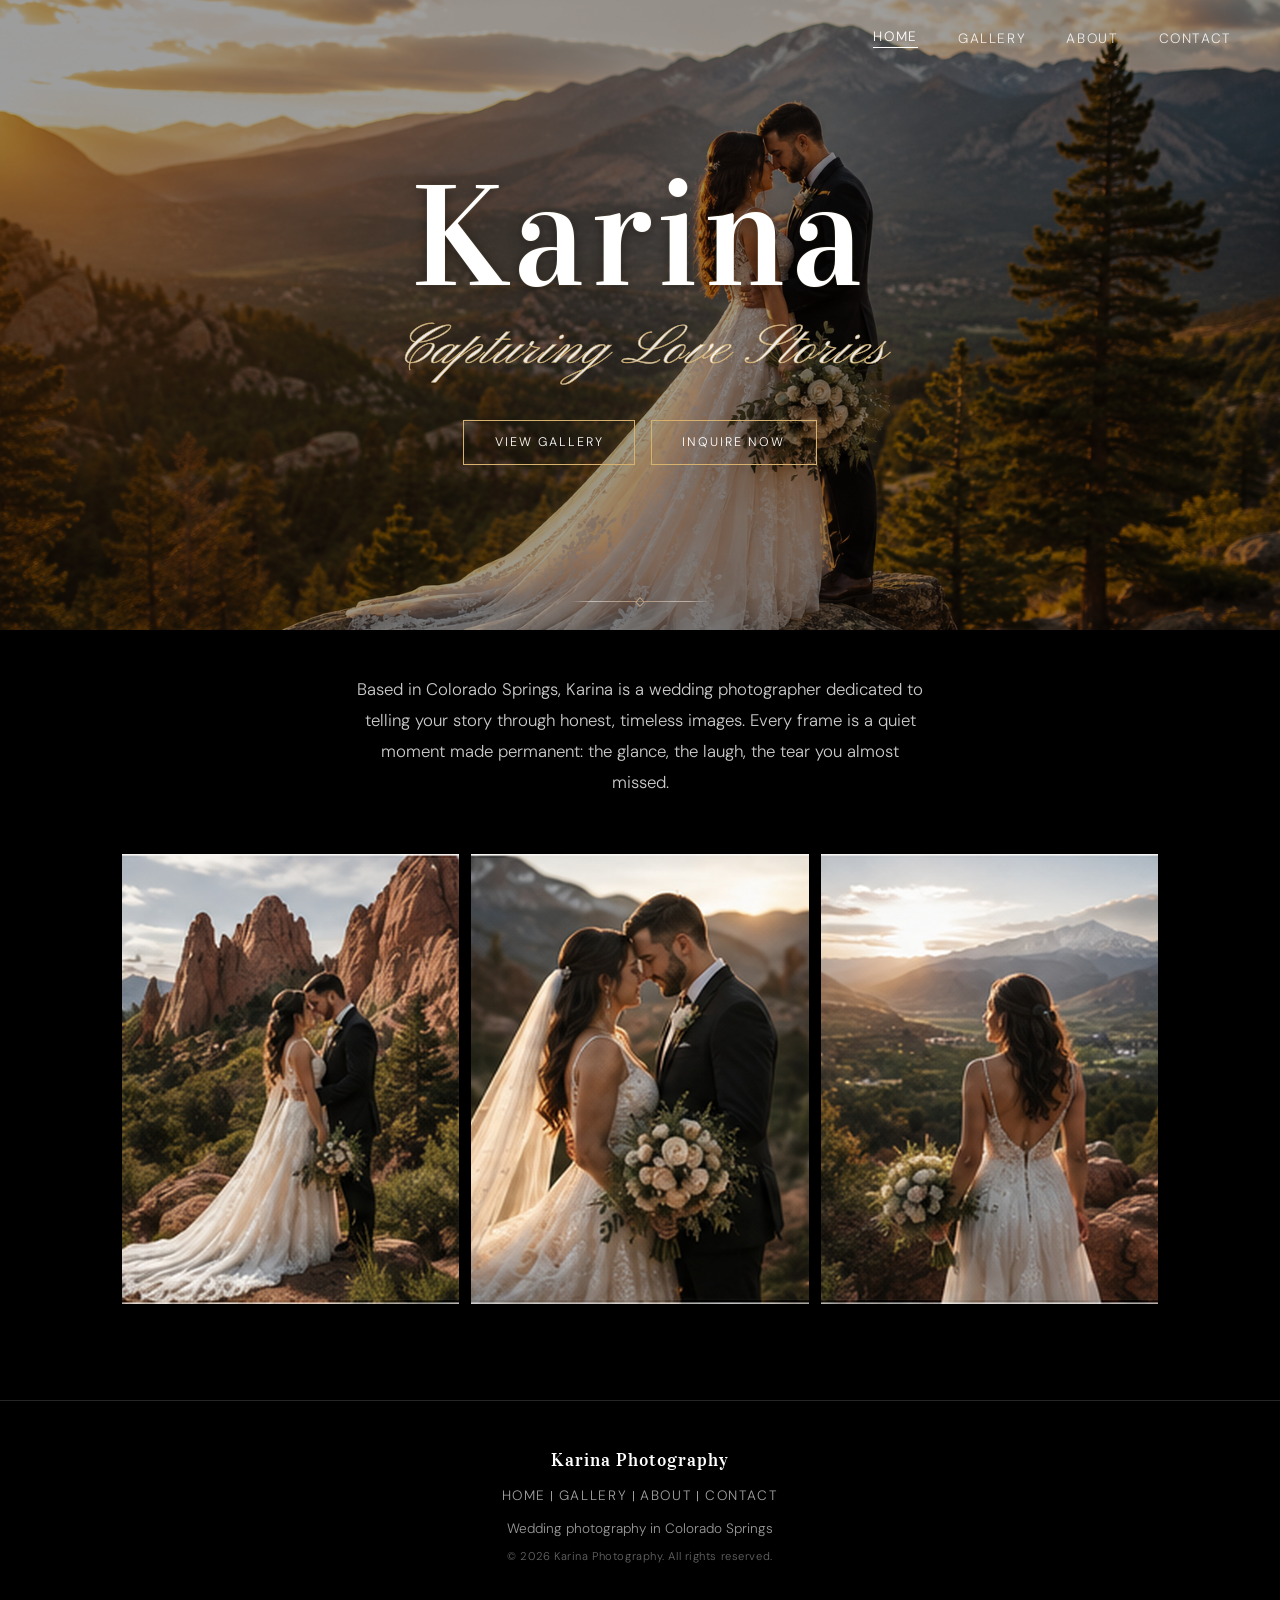
<file: index.html>
<!DOCTYPE html>
<html lang="en">
<head>
  <meta charset="UTF-8" />
  <meta name="viewport" content="width=device-width, initial-scale=1.0" />
  <title>Karina</title>
  <meta name="description" content="Fictional Colorado Springs wedding photography portfolio featuring mountain celebrations, natural portraits, and an elegant responsive design." />
  <link rel="icon" type="image/svg+xml" href="data:image/svg+xml,%3Csvg xmlns='http://www.w3.org/2000/svg' viewBox='0 0 64 64'%3E%3Crect width='64' height='64' fill='black'/%3E%3Ctext x='32' y='45' font-family='Georgia,serif' font-size='38' fill='white' text-anchor='middle'%3EK%3C/text%3E%3C/svg%3E" />
  <link rel="preconnect" href="https://fonts.googleapis.com" />
  <link rel="preconnect" href="https://fonts.gstatic.com" crossorigin />
  <link href="https://fonts.googleapis.com/css2?family=Vidaloka&family=Pinyon+Script&family=DM+Sans:ital,wght@0,300;0,400;1,300&display=swap" rel="stylesheet" />
  <style>
    *, *::before, *::after { box-sizing: border-box; margin: 0; padding: 0; }

    :root {
      --black: #000000;
      --white: #ffffff;
    }

    html { scroll-behavior: smooth; }

    body {
      background: var(--black);
      color: var(--white);
      font-family: 'DM Sans', sans-serif;
    }

    /* ── NAV ── */
    body > nav {
      position: absolute;
      top: 0; left: 0; right: 0;
      z-index: 10;
      display: flex;
      justify-content: flex-end;
      align-items: center;
      padding: 1.75rem 3rem;
      gap: 2.5rem;
    }

    nav a {
      color: var(--white);
      text-decoration: none;
      font-family: 'DM Sans', sans-serif;
      font-weight: 300;
      font-size: 0.85rem;
      letter-spacing: 0.12em;
      text-transform: uppercase;
      opacity: 0.85;
      transition: opacity 0.2s;
    }

    nav a:hover { opacity: 1; }
    nav a.active { opacity: 1; border-bottom: 1px solid var(--white); padding-bottom: 2px; }

    /* ── HERO ── */
    .hero {
      position: relative;
      width: 100%;
      height: 70vh;
      min-height: 420px;
      display: flex;
      flex-direction: column;
      align-items: center;
      justify-content: center;
      text-align: center;
      overflow: hidden;

      background-image: url('assets/images/karina-hero.png');
      background-size: cover;
      background-position: center;
      background-repeat: no-repeat;
    }

    /* dark overlay */
    .hero::after {
      content: '';
      position: absolute;
      inset: 0;
      background: rgba(0, 0, 0, 0.38);
    }

    .hero-content {
      position: relative;
      z-index: 1;
      display: flex;
      flex-direction: column;
      align-items: center;
      gap: 0.4rem;
    }

    .hero-name {
      font-family: 'Vidaloka', serif;
      font-size: clamp(4rem, 12vw, 9rem);
      font-weight: 400;
      letter-spacing: 0.04em;
      line-height: 1;
      color: var(--white);
      text-shadow: 0 2px 14px rgba(0, 0, 0, 0.45), 0 0 1.5px rgba(214, 178, 110, 0.4);
    }

    .hero-tagline {
      font-family: 'Pinyon Script', cursive;
      font-style: italic;
      font-size: clamp(1.8rem, 5vw, 3.5rem);
      font-weight: 400;
      color: var(--white);
      opacity: 0.9;
      letter-spacing: 0.02em;
      -webkit-text-stroke: 0.6px #D6B26E;
    }

    .hero-cta {
      display: flex;
      flex-wrap: wrap;
      justify-content: center;
      gap: 1rem;
      margin-top: 1.75rem;
    }

    .hero-cta a {
      display: inline-block;
      border: 1px solid #D6B26E;
      color: var(--white);
      text-decoration: none;
      font-family: 'DM Sans', sans-serif;
      font-weight: 300;
      font-size: 0.78rem;
      letter-spacing: 0.16em;
      text-transform: uppercase;
      padding: 0.85rem 1.9rem;
      transition: background 0.25s, color 0.25s, border-color 0.25s;
    }

    .hero-cta a:hover {
      background: #D6B26E;
      color: #1a1a1a;
      border-color: #D6B26E;
    }

    /* ── HERO FLOURISH ── */
    .hero-flourish {
      position: absolute;
      left: 50%;
      bottom: 1.75rem;
      transform: translateX(-50%);
      z-index: 1;
      width: 140px;
      height: 1px;
      background: linear-gradient(
        to right,
        transparent,
        rgba(255, 255, 255, 0.5) 15%,
        rgba(212, 175, 140, 0.65) 50%,
        rgba(255, 255, 255, 0.5) 85%,
        transparent
      );
    }

    .hero-flourish::before {
      content: '';
      position: absolute;
      top: 50%;
      left: 50%;
      width: 7px;
      height: 7px;
      transform: translate(-50%, -50%) rotate(45deg);
      border: 1px solid rgba(212, 175, 140, 0.85);
      background: rgba(0, 0, 0, 0.2);
    }

    /* ── INTRO ── */
    .intro {
      max-width: 640px;
      margin: 2.75rem auto 3.5rem;
      padding: 0 2rem;
      text-align: center;
    }

    .intro p {
      font-family: 'DM Sans', sans-serif;
      font-weight: 300;
      font-size: 1.05rem;
      line-height: 1.85;
      color: rgba(255, 255, 255, 0.8);
    }

    /* ── GALLERY PREVIEW ── */
    .gallery-preview {
      display: grid;
      grid-template-columns: repeat(3, 1fr);
      gap: 0.75rem;
      max-width: 1100px;
      margin: 0 auto 6rem;
      padding: 0 2rem;
    }

    .thumb {
      aspect-ratio: 3 / 4;
      overflow: hidden;
    }

    .thumb img {
      width: 100%;
      height: 100%;
      object-fit: cover;
      display: block;
      transition: filter 0.3s, transform 0.4s;
    }

    .thumb img:hover {
      filter: brightness(1.08);
      transform: scale(1.03);
    }

    /* ── FADE-IN ANIMATIONS ── */
    @keyframes fade-in-up {
      from { opacity: 0; transform: translateY(18px); }
      to   { opacity: 1; transform: translateY(0); }
    }

    .fade-in-load {
      opacity: 0;
      animation: fade-in-up 1.1s ease forwards;
    }

    .fade-in-scroll {
      opacity: 0;
      transform: translateY(18px);
      transition: opacity 0.9s ease, transform 0.9s ease;
    }

    .fade-in-scroll.in-view {
      opacity: 1;
      transform: translateY(0);
    }

    /* ── SCROLL TO TOP ── */
    .scroll-top {
      position: fixed;
      bottom: 1.75rem;
      right: 1.75rem;
      width: 2.75rem;
      height: 2.75rem;
      border-radius: 50%;
      background: var(--white);
      color: var(--black);
      border: none;
      display: flex;
      align-items: center;
      justify-content: center;
      cursor: pointer;
      opacity: 0;
      visibility: hidden;
      transform: translateY(10px);
      transition: opacity 0.3s ease, transform 0.3s ease, background 0.2s ease;
      z-index: 200;
    }

    .scroll-top.visible {
      opacity: 0.9;
      visibility: visible;
      transform: translateY(0);
    }

    .scroll-top:hover {
      opacity: 1;
      background: rgba(255, 255, 255, 0.8);
    }

    .scroll-top svg {
      width: 18px;
      height: 18px;
      stroke: currentColor;
      fill: none;
      stroke-width: 2;
      stroke-linecap: round;
      stroke-linejoin: round;
    }

    /* ── RESPONSIVE ── */
    @media (max-width: 640px) {
      body > nav {
        display: grid;
        grid-template-columns: repeat(2, 1fr);
        justify-items: center;
        align-items: center;
        padding: 1.25rem 1.5rem;
        gap: 1rem 1.5rem;
      }

      .gallery-preview {
        grid-template-columns: 1fr;
        max-width: 400px;
      }

      .intro { margin: 2.75rem auto 3.5rem; }
    }
  </style>
  <link rel="stylesheet" href="site-enhancements.css" />
</head>
<body>

  <!-- NAV -->
  <nav>
    <a href="index.html" class="active">Home</a>
    <a href="gallery.html">Gallery</a>
    <a href="about.html">About</a>
    <a href="contact.html">Contact</a>
  </nav>

  <!-- HERO -->
  <section class="hero">
    <div class="hero-content fade-in-load">
      <h1 class="hero-name">Karina</h1>
      <p class="hero-tagline">Capturing Love Stories</p>
      <div class="hero-cta">
        <a href="gallery.html">View Gallery</a>
        <a href="contact.html">Inquire Now</a>
      </div>
    </div>
    <div class="hero-flourish" aria-hidden="true"></div>
  </section>

  <!-- INTRO -->
  <section class="intro fade-in-scroll">
    <p>
      <!-- PLACEHOLDER: replace with Karina's real bio -->
      Based in Colorado Springs, Karina is a wedding photographer dedicated to telling
      your story through honest, timeless images. Every frame is a quiet
      moment made permanent: the glance, the laugh, the tear you almost
      missed.
    </p>
  </section>

  <!-- GALLERY PREVIEW -->
  <section class="gallery-preview fade-in-scroll">
    <div class="thumb">
      <img src="assets/images/wedding-01.jpg" alt="Wedding photography portfolio sample, image 1" />
    </div>
    <div class="thumb">
      <img src="assets/images/wedding-03.jpg" alt="Wedding photography portfolio sample, image 3" />
    </div>
    <div class="thumb">
      <img src="assets/images/wedding-06.jpg" alt="Wedding photography portfolio sample, image 6" />
    </div>
  </section>

  <!-- SCROLL TO TOP -->
  <button class="scroll-top" id="scroll-top" aria-label="Scroll to top">
    <svg viewBox="0 0 24 24" aria-hidden="true">
      <line x1="12" y1="19" x2="12" y2="5"/>
      <polyline points="5 12 12 5 19 12"/>
    </svg>
  </button>

  <!-- FOOTER -->
  <footer class="site-footer">
    <p class="footer-brand">Karina Photography</p>
    <nav class="footer-nav" aria-label="Footer navigation">
      <a href="index.html">Home</a> | <a href="gallery.html">Gallery</a> | <a href="about.html">About</a> | <a href="contact.html">Contact</a>
    </nav>
    <p class="footer-tagline">Wedding photography in Colorado Springs</p>
    <p class="footer-copyright">&copy; 2026 Karina Photography. All rights reserved.</p>
  </footer>

  <script>
    const fadeEls = document.querySelectorAll('.fade-in-scroll');
    const fadeObserver = new IntersectionObserver((entries) => {
      entries.forEach((entry) => {
        if (entry.isIntersecting) {
          entry.target.classList.add('in-view');
          fadeObserver.unobserve(entry.target);
        }
      });
    }, { threshold: 0.15 });
    fadeEls.forEach((el) => fadeObserver.observe(el));

    const scrollTopBtn = document.getElementById('scroll-top');
    window.addEventListener('scroll', () => {
      scrollTopBtn.classList.toggle('visible', window.scrollY > 400);
    });
    scrollTopBtn.addEventListener('click', () => {
      window.scrollTo({ top: 0, behavior: 'smooth' });
    });
  </script>

</body>
</html>
</file>
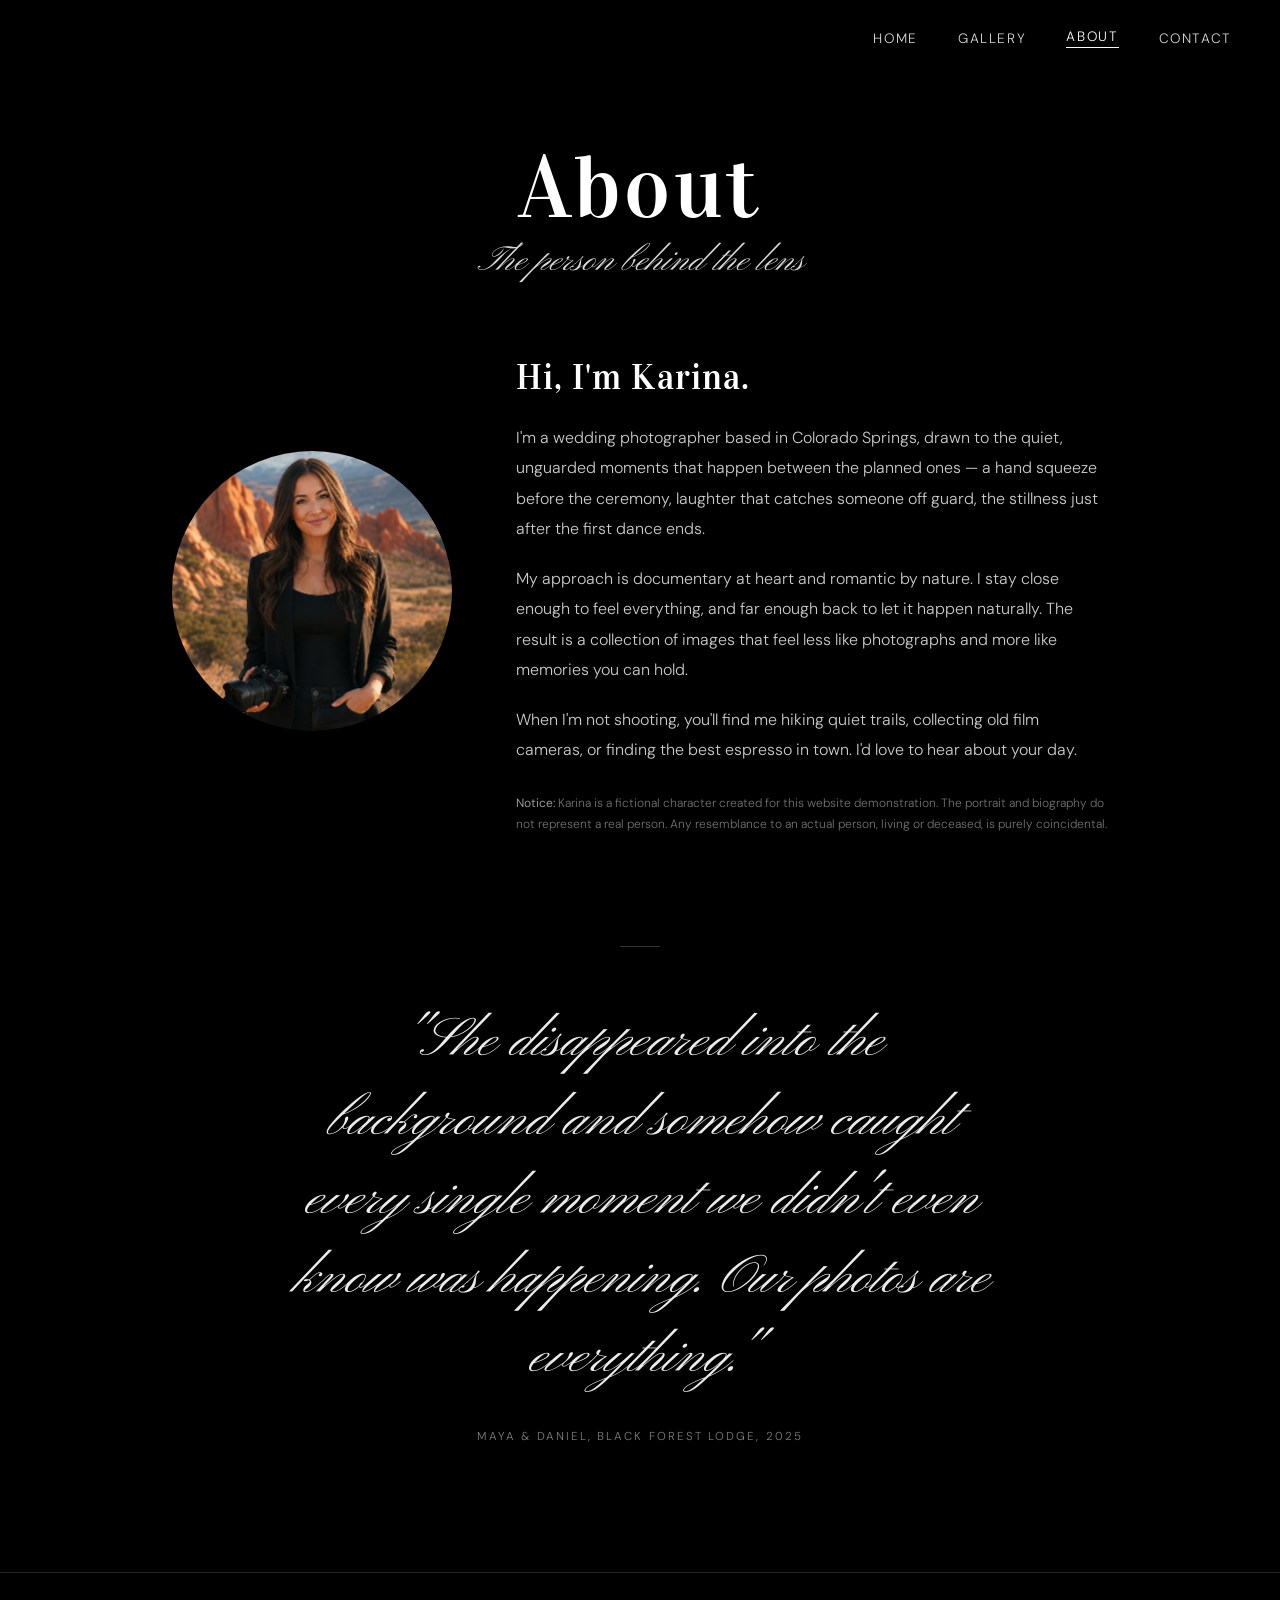
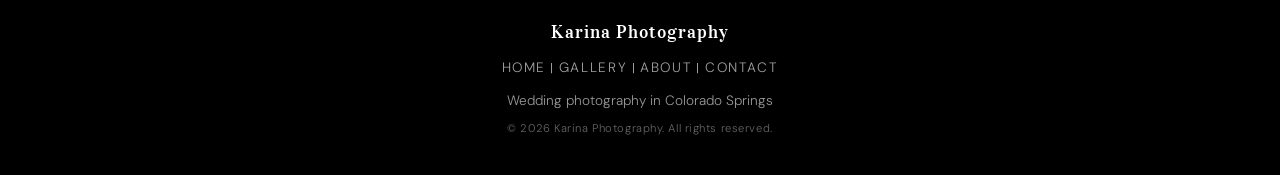
<file: about.html>
<!DOCTYPE html>
<html lang="en">
<head>
  <meta charset="UTF-8" />
  <meta name="viewport" content="width=device-width, initial-scale=1.0" />
  <title>About — Karina</title>
  <meta name="description" content="Meet Karina, the fictional photographer behind this Colorado Springs wedding photography portfolio demonstration." />
  <link rel="icon" type="image/svg+xml" href="data:image/svg+xml,%3Csvg xmlns='http://www.w3.org/2000/svg' viewBox='0 0 64 64'%3E%3Crect width='64' height='64' fill='black'/%3E%3Ctext x='32' y='45' font-family='Georgia,serif' font-size='38' fill='white' text-anchor='middle'%3EK%3C/text%3E%3C/svg%3E" />
  <link rel="preconnect" href="https://fonts.googleapis.com" />
  <link rel="preconnect" href="https://fonts.gstatic.com" crossorigin />
  <link href="https://fonts.googleapis.com/css2?family=Vidaloka&family=Pinyon+Script&family=DM+Sans:ital,wght@0,300;0,400;1,300&display=swap" rel="stylesheet" />
  <style>
    *, *::before, *::after { box-sizing: border-box; margin: 0; padding: 0; }

    :root {
      --black: #000000;
      --white: #ffffff;
    }

    html { scroll-behavior: smooth; }

    body {
      background: var(--black);
      color: var(--white);
      font-family: 'DM Sans', sans-serif;
    }

    /* ── NAV ── */
    body > nav {
      position: fixed;
      top: 0; left: 0; right: 0;
      z-index: 100;
      display: flex;
      justify-content: flex-end;
      align-items: center;
      padding: 1.75rem 3rem;
      gap: 2.5rem;
      background: rgba(0, 0, 0, 0.72);
    }

    nav a {
      color: var(--white);
      text-decoration: none;
      font-family: 'DM Sans', sans-serif;
      font-weight: 300;
      font-size: 0.85rem;
      letter-spacing: 0.12em;
      text-transform: uppercase;
      opacity: 0.85;
      transition: opacity 0.2s;
    }

    nav a:hover { opacity: 1; }
    nav a.active { opacity: 1; border-bottom: 1px solid var(--white); padding-bottom: 2px; }

    /* ── PAGE HEADER ── */
    .page-header {
      padding: 9rem 2rem 4rem;
      text-align: center;
    }

    .page-header h1 {
      font-family: 'Vidaloka', serif;
      font-size: clamp(2.8rem, 8vw, 5.5rem);
      font-weight: 400;
      letter-spacing: 0.04em;
      line-height: 1;
    }

    .page-header p {
      font-family: 'Pinyon Script', cursive;
      font-style: italic;
      font-size: clamp(1.4rem, 3.5vw, 2.2rem);
      opacity: 0.85;
      margin-top: 0.5rem;
    }

    /* ── BIO SECTION ── */
    .bio {
      display: flex;
      align-items: center;
      gap: 4rem;
      max-width: 1000px;
      margin: 0 auto 7rem;
      padding: 0 2rem;
    }

    /* headshot */
    .bio-photo {
      flex: 0 0 280px;
      width: 280px;
      height: 280px;
      border-radius: 50%;
      overflow: hidden;
      /* PLACEHOLDER: replace with real headshot */
      background: #1a1a1a;
    }

    .bio-photo img {
      width: 100%;
      height: 100%;
      object-fit: cover;
      display: block;
    }

    /* bio text */
    .bio-text {
      flex: 1;
      padding-top: 0.5rem;
    }

    .bio-text h2 {
      font-family: 'Vidaloka', serif;
      font-size: clamp(1.6rem, 3vw, 2.2rem);
      font-weight: 400;
      letter-spacing: 0.03em;
      margin-bottom: 1.5rem;
    }

    .bio-text p {
      font-family: 'DM Sans', sans-serif;
      font-weight: 300;
      font-size: 1rem;
      line-height: 1.9;
      color: rgba(255, 255, 255, 0.8);
      margin-bottom: 1.2rem;
    }

    .bio-text p:last-child { margin-bottom: 0; }

    .bio-text .fictional-notice {
      font-family: 'DM Sans', sans-serif;
      font-weight: 300;
      font-size: 0.75rem;
      line-height: 1.7;
      color: rgba(255, 255, 255, 0.45);
      margin-top: 1.75rem;
      margin-bottom: 0;
    }

    .fictional-notice strong {
      color: rgba(255, 255, 255, 0.6);
      font-weight: 400;
    }

    /* ── TESTIMONIAL ── */
    .testimonial {
      max-width: 780px;
      margin: 0 auto 8rem;
      padding: 0 2rem;
      text-align: center;
    }

    .testimonial-divider {
      width: 40px;
      height: 1px;
      background: rgba(255, 255, 255, 0.2);
      margin: 0 auto 3.5rem;
    }

    .testimonial blockquote {
      font-family: 'Pinyon Script', cursive;
      font-style: italic;
      font-size: clamp(2rem, 5.5vw, 3.4rem);
      line-height: 1.45;
      color: var(--white);
      opacity: 0.92;
    }

    .testimonial cite {
      display: block;
      font-family: 'DM Sans', sans-serif;
      font-style: normal;
      font-weight: 300;
      font-size: 0.72rem;
      letter-spacing: 0.18em;
      text-transform: uppercase;
      color: rgba(255, 255, 255, 0.5);
      margin-top: 2rem;
    }

    /* ── FADE-IN ANIMATIONS ── */
    @keyframes fade-in-up {
      from { opacity: 0; transform: translateY(18px); }
      to   { opacity: 1; transform: translateY(0); }
    }

    .fade-in-load {
      opacity: 0;
      animation: fade-in-up 1.1s ease forwards;
    }

    .fade-in-scroll {
      opacity: 0;
      transform: translateY(18px);
      transition: opacity 0.9s ease, transform 0.9s ease;
    }

    .fade-in-scroll.in-view {
      opacity: 1;
      transform: translateY(0);
    }

    /* ── SCROLL TO TOP ── */
    .scroll-top {
      position: fixed;
      bottom: 1.75rem;
      right: 1.75rem;
      width: 2.75rem;
      height: 2.75rem;
      border-radius: 50%;
      background: var(--white);
      color: var(--black);
      border: none;
      display: flex;
      align-items: center;
      justify-content: center;
      cursor: pointer;
      opacity: 0;
      visibility: hidden;
      transform: translateY(10px);
      transition: opacity 0.3s ease, transform 0.3s ease, background 0.2s ease;
      z-index: 200;
    }

    .scroll-top.visible {
      opacity: 0.9;
      visibility: visible;
      transform: translateY(0);
    }

    .scroll-top:hover {
      opacity: 1;
      background: rgba(255, 255, 255, 0.8);
    }

    .scroll-top svg {
      width: 18px;
      height: 18px;
      stroke: currentColor;
      fill: none;
      stroke-width: 2;
      stroke-linecap: round;
      stroke-linejoin: round;
    }

    /* ── RESPONSIVE ── */
    @media (max-width: 768px) {
      body > nav {
        display: grid;
        grid-template-columns: repeat(2, 1fr);
        justify-items: center;
        align-items: center;
        padding: 1.25rem 1.5rem;
        gap: 1rem 1.5rem;
      }

      .bio {
        flex-direction: column;
        align-items: center;
        gap: 2.5rem;
        margin-bottom: 5rem;
      }

      .bio-photo {
        flex: none;
        width: 220px;
        height: 220px;
      }

      .bio-text { padding-top: 0; }

      .bio { margin-top: 1.5rem; }

      .page-header { padding-top: 7rem; }
    }
  </style>
  <link rel="stylesheet" href="site-enhancements.css" />
</head>
<body>

  <!-- NAV -->
  <nav>
    <a href="index.html">Home</a>
    <a href="gallery.html">Gallery</a>
    <a href="about.html" class="active">About</a>
    <a href="contact.html">Contact</a>
  </nav>

  <!-- PAGE HEADER -->
  <header class="page-header fade-in-load">
    <h1>About</h1>
    <p>The person behind the lens</p>
  </header>

  <!-- BIO -->
  <section class="bio fade-in-scroll">

    <div class="bio-photo">
      <img src="assets/images/karina-portrait.jpg.png" alt="Portrait of Karina" />
    </div>

    <div class="bio-text">
      <!-- PLACEHOLDER: replace name, location, and bio paragraphs -->
      <h2>Hi, I'm Karina.</h2>
      <p>
        I'm a wedding photographer based in Colorado Springs, drawn to the quiet, unguarded
        moments that happen between the planned ones — a hand squeeze before the
        ceremony, laughter that catches someone off guard, the stillness just after
        the first dance ends.
      </p>
      <p>
        My approach is documentary at heart and romantic by nature. I stay close
        enough to feel everything, and far enough back to let it happen naturally.
        The result is a collection of images that feel less like photographs and
        more like memories you can hold.
      </p>
      <p>
        When I'm not shooting, you'll find me hiking quiet trails, collecting old film cameras, or finding the best espresso in town. I'd love
        to hear about your day.
      </p>
      <p class="fictional-notice"><strong>Notice:</strong> Karina is a fictional character created for this website demonstration. The portrait and biography do not represent a real person. Any resemblance to an actual person, living or deceased, is purely coincidental.</p>
    </div>

  </section>

  <!-- TESTIMONIAL -->
  <section class="testimonial fade-in-scroll">
    <div class="testimonial-divider"></div>
    <!-- PLACEHOLDER: replace quote and attribution with a real client testimonial -->
    <blockquote>
      "She disappeared into the background and somehow caught every single moment
      we didn't even know was happening. Our photos are everything."
    </blockquote>
    <cite>Maya &amp; Daniel, Black Forest Lodge, 2025</cite>
  </section>

  <!-- SCROLL TO TOP -->
  <button class="scroll-top" id="scroll-top" aria-label="Scroll to top">
    <svg viewBox="0 0 24 24" aria-hidden="true">
      <line x1="12" y1="19" x2="12" y2="5"/>
      <polyline points="5 12 12 5 19 12"/>
    </svg>
  </button>

  <!-- FOOTER -->
  <footer class="site-footer">
    <p class="footer-brand">Karina Photography</p>
    <nav class="footer-nav" aria-label="Footer navigation">
      <a href="index.html">Home</a> | <a href="gallery.html">Gallery</a> | <a href="about.html">About</a> | <a href="contact.html">Contact</a>
    </nav>
    <p class="footer-tagline">Wedding photography in Colorado Springs</p>
    <p class="footer-copyright">&copy; 2026 Karina Photography. All rights reserved.</p>
  </footer>

  <script>
    const fadeEls = document.querySelectorAll('.fade-in-scroll');
    const fadeObserver = new IntersectionObserver((entries) => {
      entries.forEach((entry) => {
        if (entry.isIntersecting) {
          entry.target.classList.add('in-view');
          fadeObserver.unobserve(entry.target);
        }
      });
    }, { threshold: 0.15 });
    fadeEls.forEach((el) => fadeObserver.observe(el));

    const scrollTopBtn = document.getElementById('scroll-top');
    window.addEventListener('scroll', () => {
      scrollTopBtn.classList.toggle('visible', window.scrollY > 400);
    });
    scrollTopBtn.addEventListener('click', () => {
      window.scrollTo({ top: 0, behavior: 'smooth' });
    });
  </script>

</body>
</html>
</file>
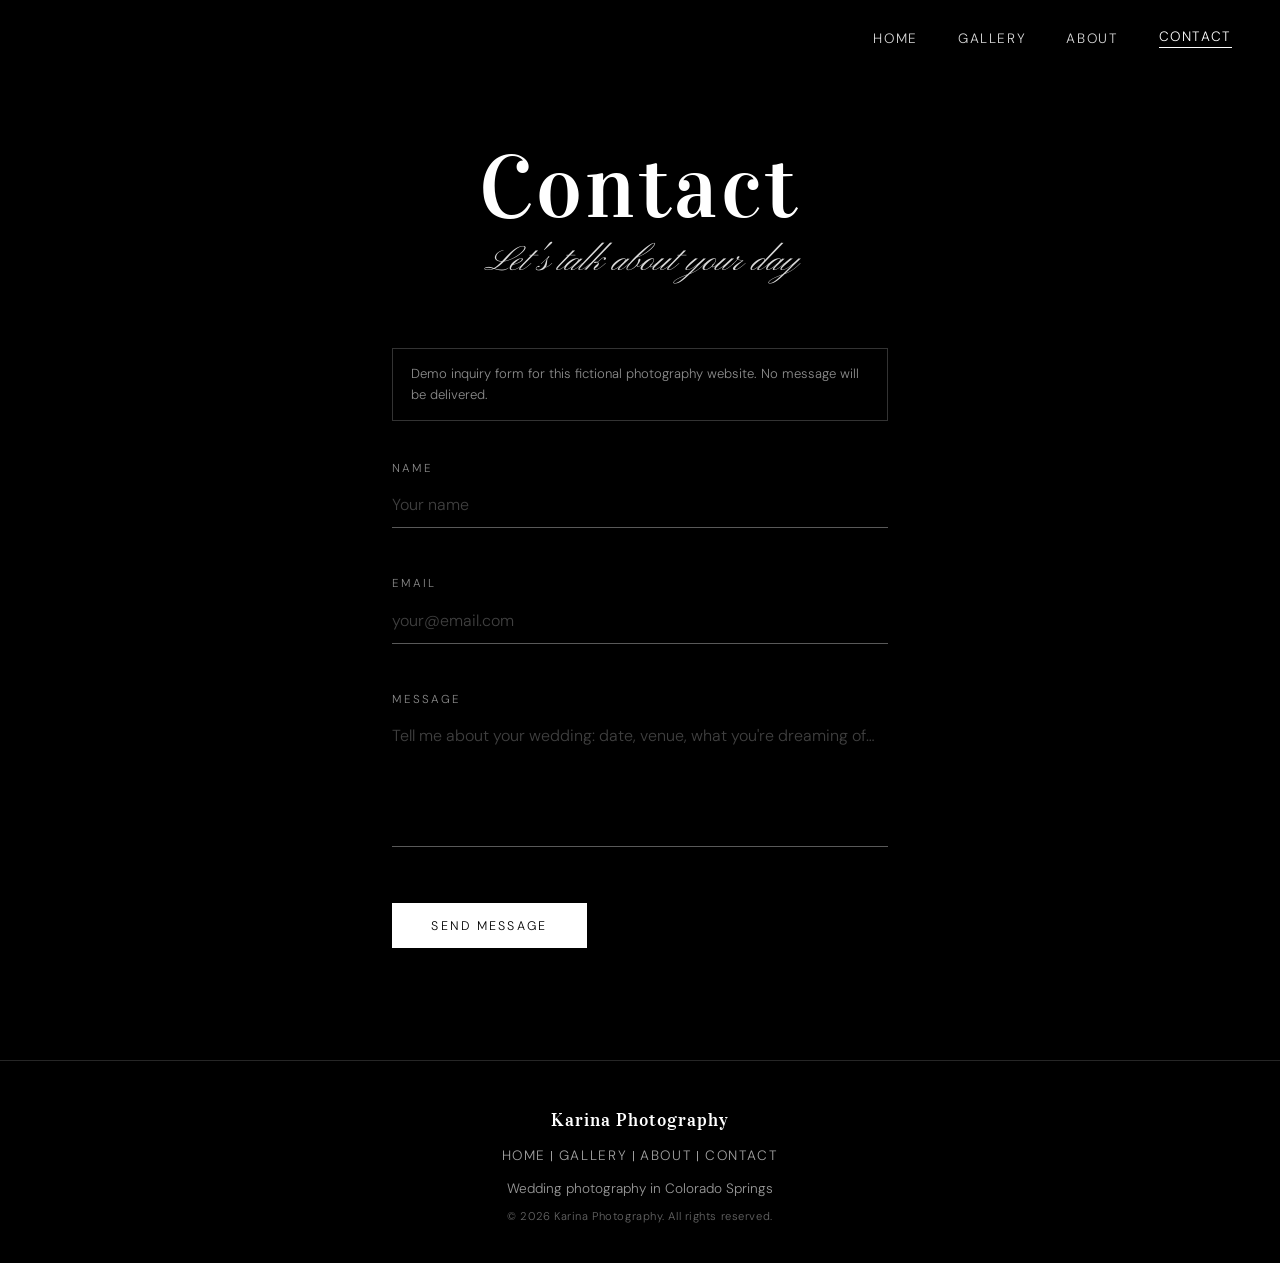
<file: contact.html>
<!DOCTYPE html>
<html lang="en">
<head>
  <meta charset="UTF-8" />
  <meta name="viewport" content="width=device-width, initial-scale=1.0" />
  <title>Contact — Karina</title>
  <meta name="description" content="View the demo inquiry experience for this fictional Colorado Springs wedding photography portfolio." />
  <link rel="icon" type="image/svg+xml" href="data:image/svg+xml,%3Csvg xmlns='http://www.w3.org/2000/svg' viewBox='0 0 64 64'%3E%3Crect width='64' height='64' fill='black'/%3E%3Ctext x='32' y='45' font-family='Georgia,serif' font-size='38' fill='white' text-anchor='middle'%3EK%3C/text%3E%3C/svg%3E" />
  <link rel="preconnect" href="https://fonts.googleapis.com" />
  <link rel="preconnect" href="https://fonts.gstatic.com" crossorigin />
  <link href="https://fonts.googleapis.com/css2?family=Vidaloka&family=Pinyon+Script&family=DM+Sans:ital,wght@0,300;0,400;1,300&display=swap" rel="stylesheet" />
  <style>
    *, *::before, *::after { box-sizing: border-box; margin: 0; padding: 0; }

    :root {
      --black: #000000;
      --white: #ffffff;
    }

    html { scroll-behavior: smooth; }

    body {
      background: var(--black);
      color: var(--white);
      font-family: 'DM Sans', sans-serif;
    }

    /* ── NAV ── */
    body > nav {
      position: fixed;
      top: 0; left: 0; right: 0;
      z-index: 100;
      display: flex;
      justify-content: flex-end;
      align-items: center;
      padding: 1.75rem 3rem;
      gap: 2.5rem;
      background: rgba(0, 0, 0, 0.72);
    }

    nav a {
      color: var(--white);
      text-decoration: none;
      font-family: 'DM Sans', sans-serif;
      font-weight: 300;
      font-size: 0.85rem;
      letter-spacing: 0.12em;
      text-transform: uppercase;
      opacity: 0.85;
      transition: opacity 0.2s;
    }

    nav a:hover { opacity: 1; }
    nav a.active { opacity: 1; border-bottom: 1px solid var(--white); padding-bottom: 2px; }

    /* ── PAGE HEADER ── */
    .page-header {
      padding: 9rem 2rem 4rem;
      text-align: center;
    }

    .page-header h1 {
      font-family: 'Vidaloka', serif;
      font-size: clamp(2.8rem, 8vw, 5.5rem);
      font-weight: 400;
      letter-spacing: 0.04em;
      line-height: 1;
    }

    .page-header p {
      font-family: 'Pinyon Script', cursive;
      font-style: italic;
      font-size: clamp(1.4rem, 3.5vw, 2.2rem);
      opacity: 0.85;
      margin-top: 0.5rem;
    }

    /* ── FORM WRAPPER ── */
    .contact-wrap {
      max-width: 560px;
      margin: 0 auto 7rem;
      padding: 0 2rem;
    }

    /* ── DEMO NOTE ── */
    .demo-note {
      font-family: 'DM Sans', sans-serif;
      font-weight: 300;
      font-size: 0.82rem;
      line-height: 1.6;
      color: rgba(255, 255, 255, 0.55);
      border: 1px solid rgba(255, 255, 255, 0.2);
      padding: 0.9rem 1.1rem;
      margin-bottom: 2.5rem;
    }

    /* ── FORM FIELDS ── */
    .field {
      position: relative;
      margin-bottom: 3rem;
    }

    .field label {
      display: block;
      font-family: 'DM Sans', sans-serif;
      font-weight: 300;
      font-size: 0.72rem;
      letter-spacing: 0.18em;
      text-transform: uppercase;
      color: rgba(255, 255, 255, 0.55);
      margin-bottom: 0.65rem;
    }

    .field input,
    .field textarea {
      width: 100%;
      background: transparent;
      border: none;
      border-bottom: 1px solid rgba(255, 255, 255, 0.35);
      color: var(--white);
      font-family: 'DM Sans', sans-serif;
      font-weight: 300;
      font-size: 1rem;
      padding: 0.5rem 0 0.75rem;
      outline: none;
      caret-color: var(--white);
      transition: border-color 0.25s;
      -webkit-appearance: none;
      border-radius: 0;
    }

    .field input::placeholder,
    .field textarea::placeholder {
      color: rgba(255, 255, 255, 0.25);
    }

    .field input:focus,
    .field textarea:focus {
      border-bottom-color: var(--white);
    }

    .field textarea {
      resize: none;
      height: 130px;
      display: block;
    }

    /* ── SUBMIT ── */
    .submit-wrap {
      margin-top: 3.5rem;
      display: flex;
      flex-direction: column;
      align-items: flex-start;
      gap: 2rem;
    }

    .btn-submit {
      background: var(--white);
      color: var(--black);
      border: 1px solid var(--white);
      font-family: 'DM Sans', sans-serif;
      font-weight: 300;
      font-size: 0.78rem;
      letter-spacing: 0.18em;
      text-transform: uppercase;
      padding: 0.85rem 2.4rem;
      cursor: pointer;
      transition: background 0.25s, color 0.25s;
    }

    .btn-submit:hover {
      background: var(--black);
      color: var(--white);
    }

    /* ── CONFIRMATION MESSAGE ── */
    .confirm-msg {
      display: none;
      font-family: 'Pinyon Script', cursive;
      font-style: italic;
      font-size: clamp(1.5rem, 4vw, 2rem);
      color: var(--white);
      opacity: 0;
      transition: opacity 0.5s;
    }

    .confirm-msg.visible {
      display: block;
      opacity: 1;
    }

    .form-msg {
      display: none;
      font-family: 'DM Sans', sans-serif;
      font-weight: 300;
      font-size: 0.85rem;
      letter-spacing: 0.03em;
      color: rgba(255, 255, 255, 0.6);
    }

    .form-msg.visible {
      display: block;
    }

    /* ── INSTAGRAM LINK ── */
    .social {
      margin-top: 5rem;
      text-align: center;
    }

    .social a {
      display: inline-flex;
      align-items: center;
      gap: 0.55rem;
      color: rgba(255, 255, 255, 0.55);
      text-decoration: none;
      font-family: 'DM Sans', sans-serif;
      font-weight: 300;
      font-size: 0.78rem;
      letter-spacing: 0.14em;
      text-transform: uppercase;
      transition: color 0.2s;
    }

    .social a:hover { color: var(--white); }

    /* SVG Instagram icon */
    .social svg {
      width: 18px;
      height: 18px;
      stroke: currentColor;
      fill: none;
      stroke-width: 1.5;
      stroke-linecap: round;
      stroke-linejoin: round;
      flex-shrink: 0;
    }

    /* ── FADE-IN ANIMATIONS ── */
    @keyframes fade-in-up {
      from { opacity: 0; transform: translateY(18px); }
      to   { opacity: 1; transform: translateY(0); }
    }

    .fade-in-load {
      opacity: 0;
      animation: fade-in-up 1.1s ease forwards;
    }

    .fade-in-scroll {
      opacity: 0;
      transform: translateY(18px);
      transition: opacity 0.9s ease, transform 0.9s ease;
    }

    .fade-in-scroll.in-view {
      opacity: 1;
      transform: translateY(0);
    }

    /* ── SCROLL TO TOP ── */
    .scroll-top {
      position: fixed;
      bottom: 1.75rem;
      right: 1.75rem;
      width: 2.75rem;
      height: 2.75rem;
      border-radius: 50%;
      background: var(--white);
      color: var(--black);
      border: none;
      display: flex;
      align-items: center;
      justify-content: center;
      cursor: pointer;
      opacity: 0;
      visibility: hidden;
      transform: translateY(10px);
      transition: opacity 0.3s ease, transform 0.3s ease, background 0.2s ease;
      z-index: 200;
    }

    .scroll-top.visible {
      opacity: 0.9;
      visibility: visible;
      transform: translateY(0);
    }

    .scroll-top:hover {
      opacity: 1;
      background: rgba(255, 255, 255, 0.8);
    }

    .scroll-top svg {
      width: 18px;
      height: 18px;
      stroke: currentColor;
      fill: none;
      stroke-width: 2;
      stroke-linecap: round;
      stroke-linejoin: round;
    }

    /* ── RESPONSIVE ── */
    @media (max-width: 600px) {
      body > nav {
        display: grid;
        grid-template-columns: repeat(2, 1fr);
        justify-items: center;
        align-items: center;
        padding: 1.25rem 1.5rem;
        gap: 1rem 1.5rem;
      }

      .page-header { padding-top: 7rem; }

      .submit-wrap { align-items: stretch; }
      .btn-submit { text-align: center; }
    }
  </style>
  <link rel="stylesheet" href="site-enhancements.css" />
</head>
<body>

  <!-- NAV -->
  <nav>
    <a href="index.html">Home</a>
    <a href="gallery.html">Gallery</a>
    <a href="about.html">About</a>
    <a href="contact.html" class="active">Contact</a>
  </nav>

  <!-- PAGE HEADER -->
  <header class="page-header fade-in-load">
    <h1>Contact</h1>
    <p>Let's talk about your day</p>
  </header>

  <!-- FORM -->
  <div class="contact-wrap fade-in-scroll">
    <p class="demo-note">Demo inquiry form for this fictional photography website. No message will be delivered.</p>

    <form id="contact-form">

      <div class="field">
        <label for="name">Name</label>
        <input type="text" id="name" name="name" placeholder="Your name" autocomplete="name" required />
      </div>

      <div class="field">
        <label for="email">Email</label>
        <input type="email" id="email" name="email" placeholder="your@email.com" autocomplete="email" required />
      </div>

      <div class="field">
        <label for="message">Message</label>
        <textarea id="message" name="message" placeholder="Tell me about your wedding: date, venue, what you're dreaming of…" required></textarea>
      </div>

      <div class="submit-wrap">
        <button type="submit" class="btn-submit">Send message</button>
        <p class="form-msg" id="form-msg">Please fill in all fields before sending.</p>
        <p class="confirm-msg" id="confirm-msg">Demo complete. This form demonstrates the inquiry experience but does not deliver messages.</p>
      </div>

    </form>
  </div>

  <script>
    const form    = document.getElementById('contact-form');
    const confirm = document.getElementById('confirm-msg');
    const formMsg = document.getElementById('form-msg');

    form.addEventListener('submit', (e) => {
      e.preventDefault();

      const name    = form.name.value.trim();
      const email   = form.email.value.trim();
      const message = form.message.value.trim();

      if (!name || !email || !message) {
        formMsg.classList.add('visible');
        confirm.classList.remove('visible');
        return;
      }

      formMsg.classList.remove('visible');
      form.querySelector('.btn-submit').style.display = 'none';
      confirm.classList.add('visible');
    });
  </script>

  <!-- SCROLL TO TOP -->
  <button class="scroll-top" id="scroll-top" aria-label="Scroll to top">
    <svg viewBox="0 0 24 24" aria-hidden="true">
      <line x1="12" y1="19" x2="12" y2="5"/>
      <polyline points="5 12 12 5 19 12"/>
    </svg>
  </button>

  <!-- FOOTER -->
  <footer class="site-footer">
    <p class="footer-brand">Karina Photography</p>
    <nav class="footer-nav" aria-label="Footer navigation">
      <a href="index.html">Home</a> | <a href="gallery.html">Gallery</a> | <a href="about.html">About</a> | <a href="contact.html">Contact</a>
    </nav>
    <p class="footer-tagline">Wedding photography in Colorado Springs</p>
    <p class="footer-copyright">&copy; 2026 Karina Photography. All rights reserved.</p>
  </footer>

  <script>
    const fadeEls = document.querySelectorAll('.fade-in-scroll');
    const fadeObserver = new IntersectionObserver((entries) => {
      entries.forEach((entry) => {
        if (entry.isIntersecting) {
          entry.target.classList.add('in-view');
          fadeObserver.unobserve(entry.target);
        }
      });
    }, { threshold: 0.15 });
    fadeEls.forEach((el) => fadeObserver.observe(el));

    const scrollTopBtn = document.getElementById('scroll-top');
    window.addEventListener('scroll', () => {
      scrollTopBtn.classList.toggle('visible', window.scrollY > 400);
    });
    scrollTopBtn.addEventListener('click', () => {
      window.scrollTo({ top: 0, behavior: 'smooth' });
    });
  </script>

</body>
</html>
</file>
<file: site-enhancements.css>
/* Shared production-readiness styles.
   Scope: footer, visible keyboard focus, reduced motion.
   Does not move or replace the per-page inline styles. */

/* ── FOOTER ── */
.site-footer {
  border-top: 1px solid rgba(255, 255, 255, 0.15);
  padding: 3rem 2rem 2.5rem;
  text-align: center;
  color: rgba(255, 255, 255, 0.7);
  font-family: 'DM Sans', sans-serif;
  font-weight: 300;
}

.site-footer .footer-brand {
  font-family: 'Vidaloka', serif;
  font-size: 1.1rem;
  letter-spacing: 0.06em;
  color: #ffffff;
  margin-bottom: 1rem;
}

.site-footer .footer-nav {
  font-size: 0.78rem;
  letter-spacing: 0.1em;
  text-transform: uppercase;
  margin-bottom: 1rem;
}

.site-footer .footer-nav a {
  color: rgba(255, 255, 255, 0.75);
  text-decoration: none;
  transition: color 0.2s;
}

.site-footer .footer-nav a:hover {
  color: #ffffff;
}

.site-footer .footer-tagline {
  font-size: 0.85rem;
  margin-bottom: 0.75rem;
  color: rgba(255, 255, 255, 0.6);
}

.site-footer .footer-copyright {
  font-size: 0.7rem;
  letter-spacing: 0.05em;
  color: rgba(255, 255, 255, 0.4);
}

/* ── VISIBLE KEYBOARD FOCUS ── */
a:focus-visible,
button:focus-visible {
  outline: 2px solid #ffffff;
  outline-offset: 3px;
}

/* contact form fields set outline:none inline; restore it on keyboard focus */
.field input:focus-visible,
.field textarea:focus-visible {
  outline: 2px solid #ffffff;
  outline-offset: 4px;
}

/* ── REDUCED MOTION ── */
@media (prefers-reduced-motion: reduce) {
  html {
    scroll-behavior: auto;
  }

  *, *::before, *::after {
    animation-duration: 0.01ms !important;
    animation-iteration-count: 1 !important;
    transition-duration: 0.01ms !important;
    scroll-behavior: auto !important;
  }

  .fade-in-load,
  .fade-in-scroll {
    opacity: 1 !important;
    transform: none !important;
  }
}
</file>
